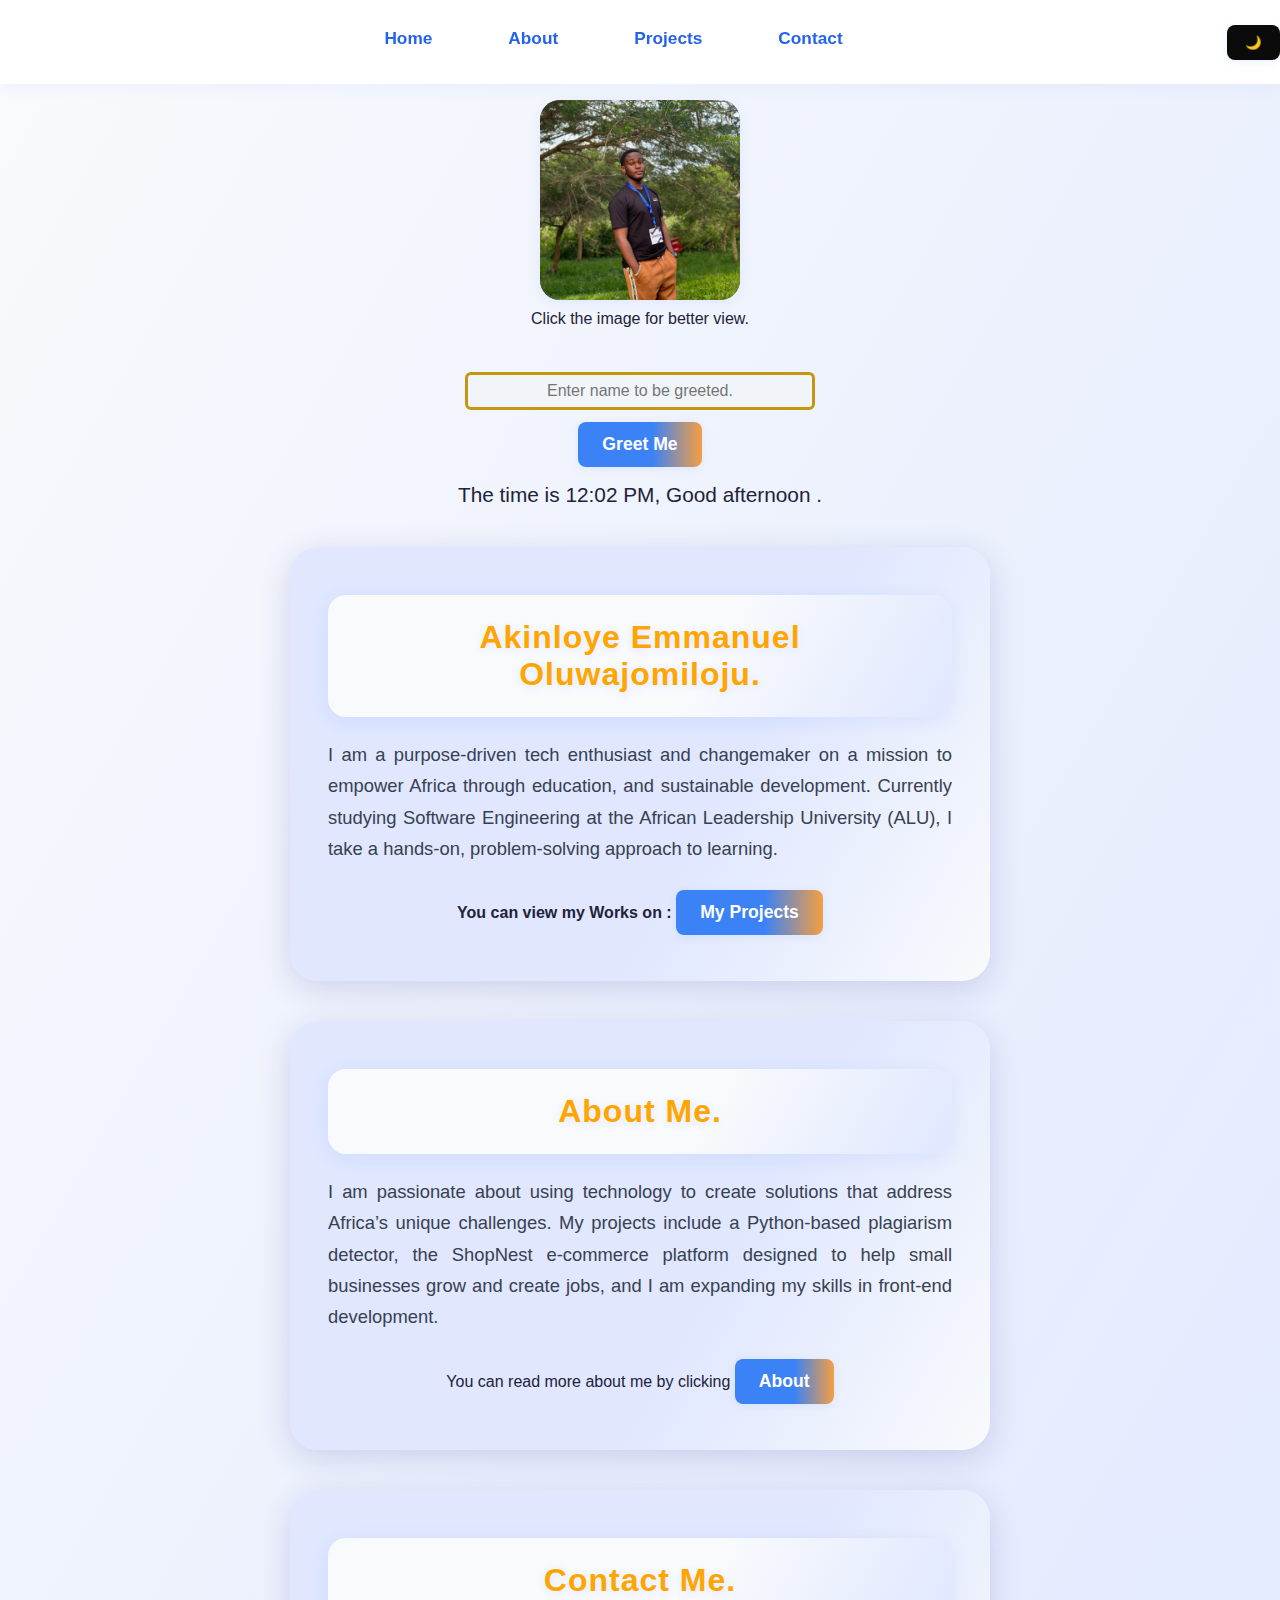
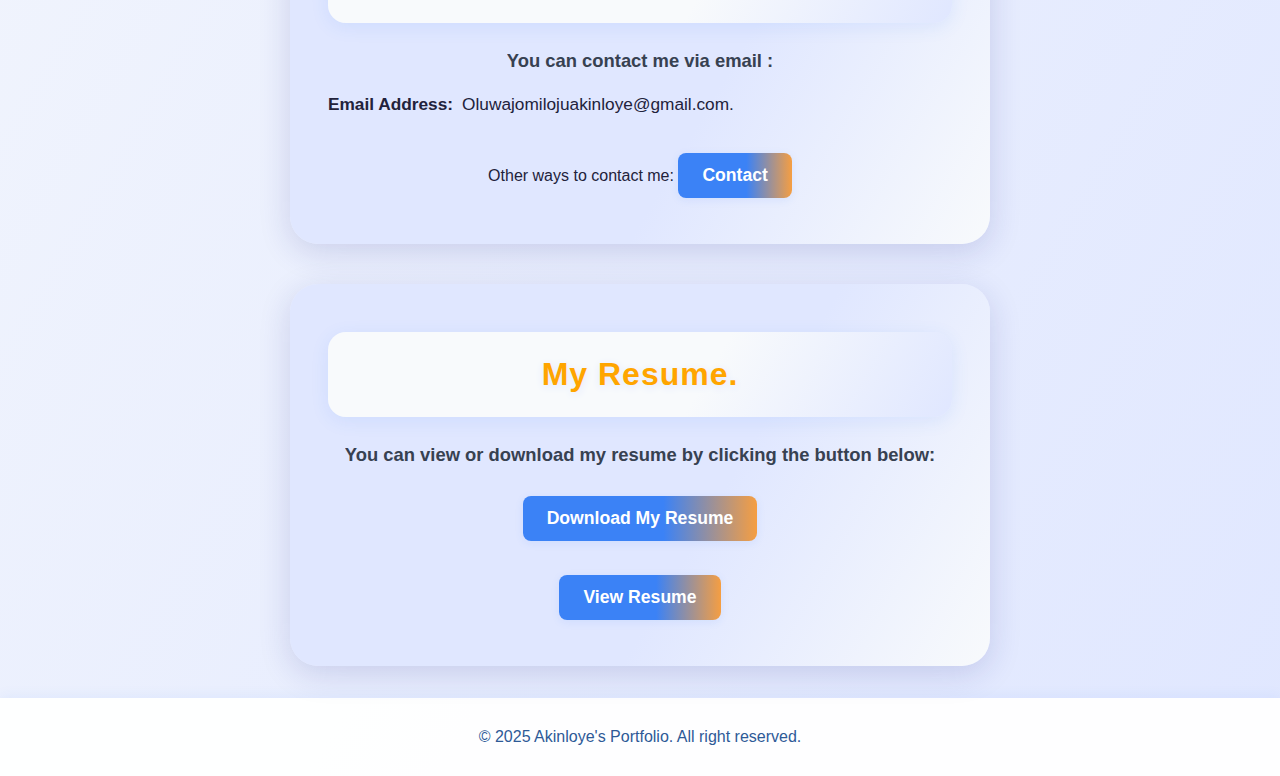
<file: index.html>
<!DOCTYPE html>
<html lang="en">
<head>
    <meta charset="UTF-8">
    <meta name="viewport" content="width=device-width, initial-scale=1.0">
    <title>My portfolio</title>
    <link rel="stylesheet" href="style.css">
    <link rel="icon" href="./portfolio.webp" type="image/jpeg">
</head>
<body>
    
    
<header>
    <navbar class="navbar">
        <a href="index.html">Home</a>
        <a href="about.html">About </a>
        <a href="projects.html">Projects</a>
        <a href="contacts.html">Contact</a>  
    </navbar>

    <div style="display: flex; gap: 4px; align-items: center;">
        <button onclick="toggleDarkMode()" style="z-index:200;border:none;background:#0b0b0c;color:#fff;padding:10px 18px;border-radius:8px;cursor:pointer;box-shadow:0 2px 8px rgba(59,130,246,0.10);font-weight:600;">
            <icon="🌙" >🌙</icon>
        </button>
        
    </div>
    
</header>

<div class="img-container"> 
    <img src="./1000725267.jpg" alt="Profile photo" id="profileImg" style="cursor:pointer;">
</div>
 <p class=" picture_clicker"> Click the image for better view.</p> 


<div id="imgModal" class="modal">
  <span class="close">&times;</span>
  <img class="modal-content" id="modalImg">
</div>

<form id="nameForm" style="text-align:center; margin-bottom: 16px;">
  <input type="text" id="nameInput" placeholder="Enter name to be greeted.">
  <button type="submit" class="btn">Greet Me</button>
</form>

<div id="greeting" style="text-align:center; font-size:1.3em; margin-bottom:18px;"></div>

<div class="about-me1">
    <h1 class="summary1">  Akinloye Emmanuel Oluwajomiloju.</h1>
    <p class="paragraph1">I am a purpose-driven tech enthusiast and changemaker on a mission to empower Africa through education, and sustainable development. Currently studying Software Engineering at the African Leadership University (ALU), I take a hands-on, problem-solving approach to learning.</p>
    <p><strong>You can view my Works on : </strong> <a href="projects.html" class="btn" >My Projects</a> </p>
</div>
<div class="about-me1">
    <h2 class="summary1">About Me.</h2>
    <p class="paragraph2">I am passionate about using technology to create solutions that address Africa’s unique challenges. My projects include a Python-based plagiarism detector, the ShopNest e-commerce platform designed to help small businesses grow and create jobs, and I am expanding my skills in front-end development.</p>
    <p> You can read more about me by clicking <a href="about.html" class="btn">About</a></p>
    
</div>
<div class="about-me1">
    <h2 class="summary1">Contact Me.</h2>
    <p class="paragraph4"> <strong>  You can contact me via email : </strong></p>
    <ul class="contact-list">
        <li><strong>Email Address:</strong> Oluwajomilojuakinloye@gmail.com. 
        </ul>
        <p> Other ways to contact me: <a href="contacts.html" class="btn"> Contact</a></p>
    </div>
</div>
<div class="about-me1">
    <h2 class="summary1">My Resume.</h2>
    <p class="paragraph3"><strong> You can view or download my resume by clicking the button below: </strong></p>
    <a href="Akinloye_Emmanuel_cv.docx - Google Docs.pdf" download class="btn">Download My Resume</a>
    <br>
    <a href="Akinloye_Emmanuel_cv.docx - Google Docs.pdf" target="_blank" class="btn">View Resume</a>
    
</div>
</body>
<div class="bg-visual visual1"></div>
<div class="bg-visual visual2"></div>
<div class="bg-visual visual3"></div>

<footer>
    <p>&copy; 2025 Akinloye's Portfolio. All right reserved.</p>
</footer>
<script src="script.js"></script>
</html>
</file>
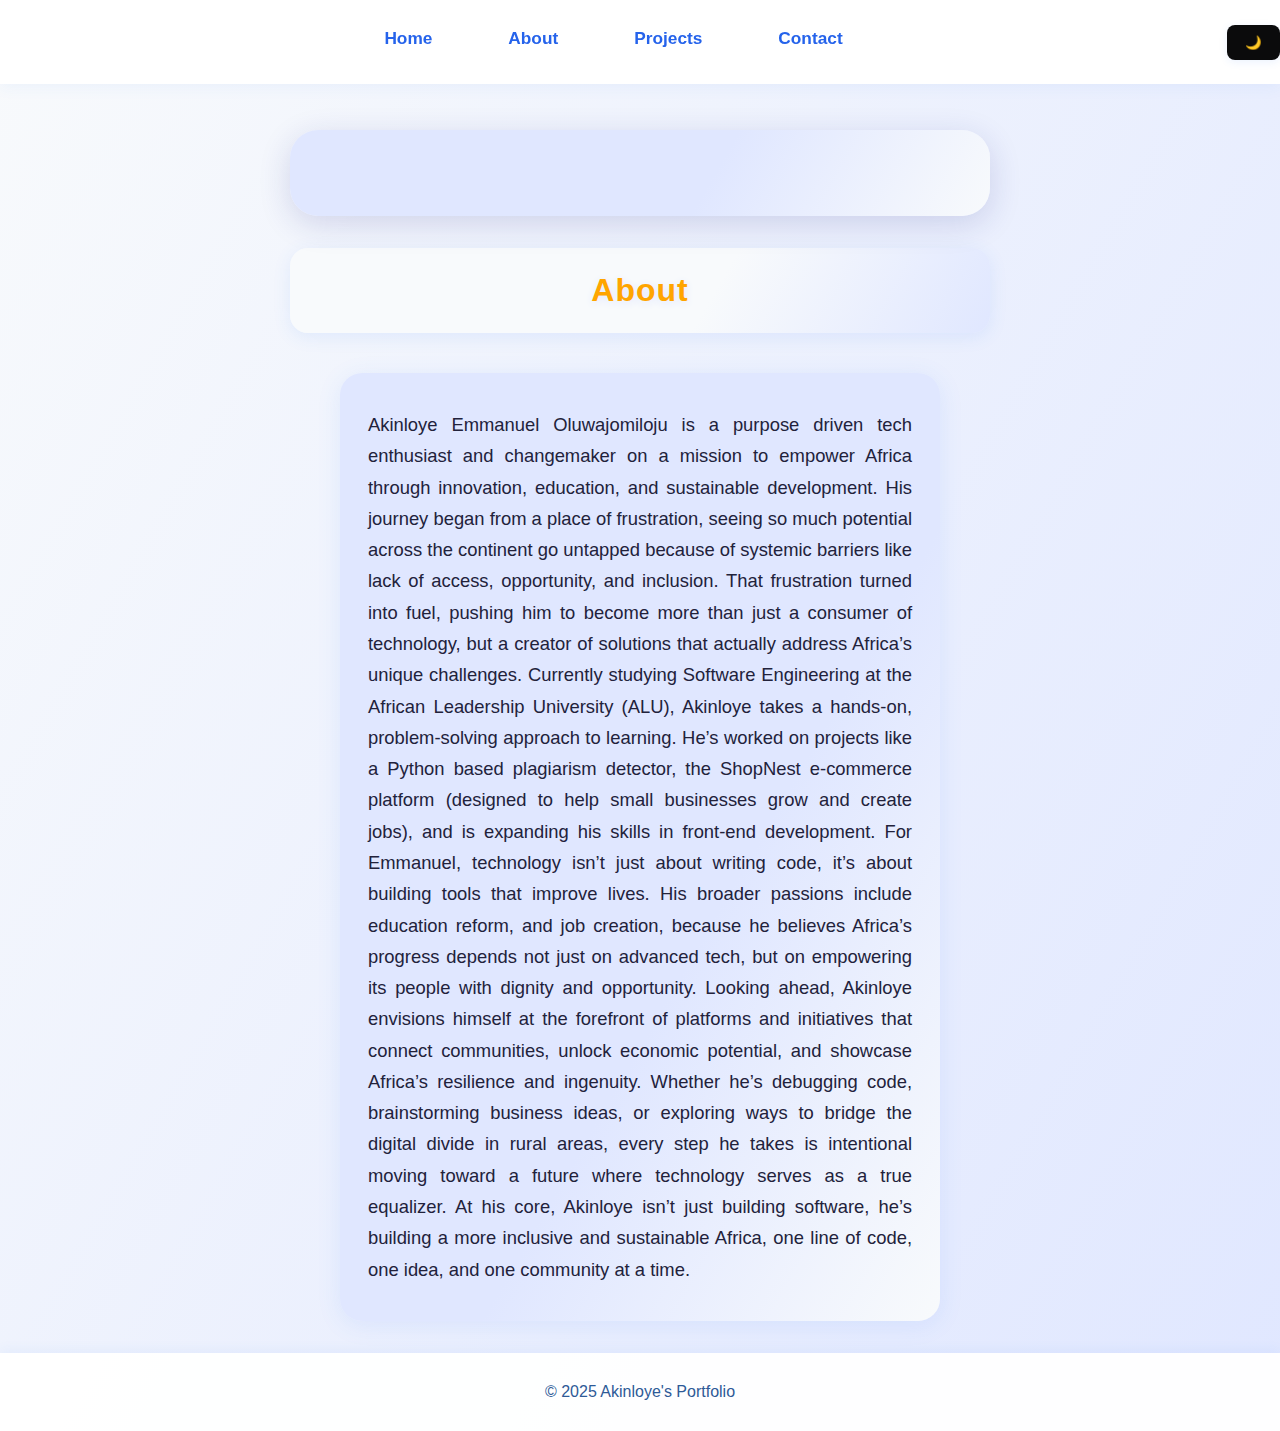
<file: about.html>
<!DOCTYPE html>
<html lang="en">
<head>
    <meta charset="UTF-8">
   <meta name="viewport" content="width=device-width, initial-scale=1.0">
    <title>About me</title>
    <link rel="stylesheet" href="style.css">
    <link rel="icon" href="about me.png" type="image/png">
</head>
<script src="script.js"></script>
<body  class="about-body">
    <div class="about-me">
        

    <header>
   
    <navbar class="navbar">
        <a href="index.html">Home</a>
        <a href="about.html">About </a>
        <a href="projects.html">Projects</a>
        <a href="contacts.html">Contact</a>  
    </navbar>
  
    <div style="display: flex; gap: 4px; align-items: center;">
        <button onclick="toggleDarkMode()" style="z-index:200;border:none;background:#0b0b0c;color:#fff;padding:10px 18px;border-radius:8px;cursor:pointer;box-shadow:0 2px 8px rgba(59,130,246,0.10);font-weight:600;">
            <icon="🌙" >🌙</icon>
        </button>
       
    </div>
    

    </div>
<div class="about-me-content">
    <h1 class="summary1">About</h1>
    <p class="paragraph">Akinloye Emmanuel Oluwajomiloju is a purpose driven tech enthusiast and changemaker on a mission to empower Africa through innovation, education, and sustainable development. His journey began from a place of frustration, seeing so much potential across the continent go untapped because of systemic barriers like lack of access, opportunity, and inclusion. That frustration turned into fuel, pushing him to become more than just a consumer of technology, but a creator of solutions that actually address Africa’s unique challenges.

Currently studying Software Engineering at the African Leadership University (ALU), Akinloye takes a hands-on, problem-solving approach to learning. He’s worked on projects like a Python based plagiarism detector, the ShopNest e-commerce platform (designed to help small businesses grow and create jobs), and is expanding his skills in front-end development. For Emmanuel, technology isn’t just about writing code, it’s about building tools that improve lives. His broader passions include education reform, and job creation, because he believes Africa’s progress depends not just on advanced tech, but on empowering its people with dignity and opportunity.

Looking ahead, Akinloye envisions himself at the forefront of platforms and initiatives that connect communities, unlock economic potential, and showcase Africa’s resilience and ingenuity. Whether he’s debugging code, brainstorming business ideas, or exploring ways to bridge the digital divide in rural areas, every step he takes is intentional moving toward a future where technology serves as a true equalizer.

At his core, Akinloye isn’t just building software, he’s building a more inclusive and sustainable Africa, one line of code, one idea, and one community at a time.


</p>
</div>


</body>
<div class="bg-visual visual1"></div>
<div class="bg-visual visual2"></div>   
<div class="bg-visual visual3"></div>
<footer>
    <p>&copy; 2025 Akinloye's Portfolio</p>
</footer>
</html>
</file>
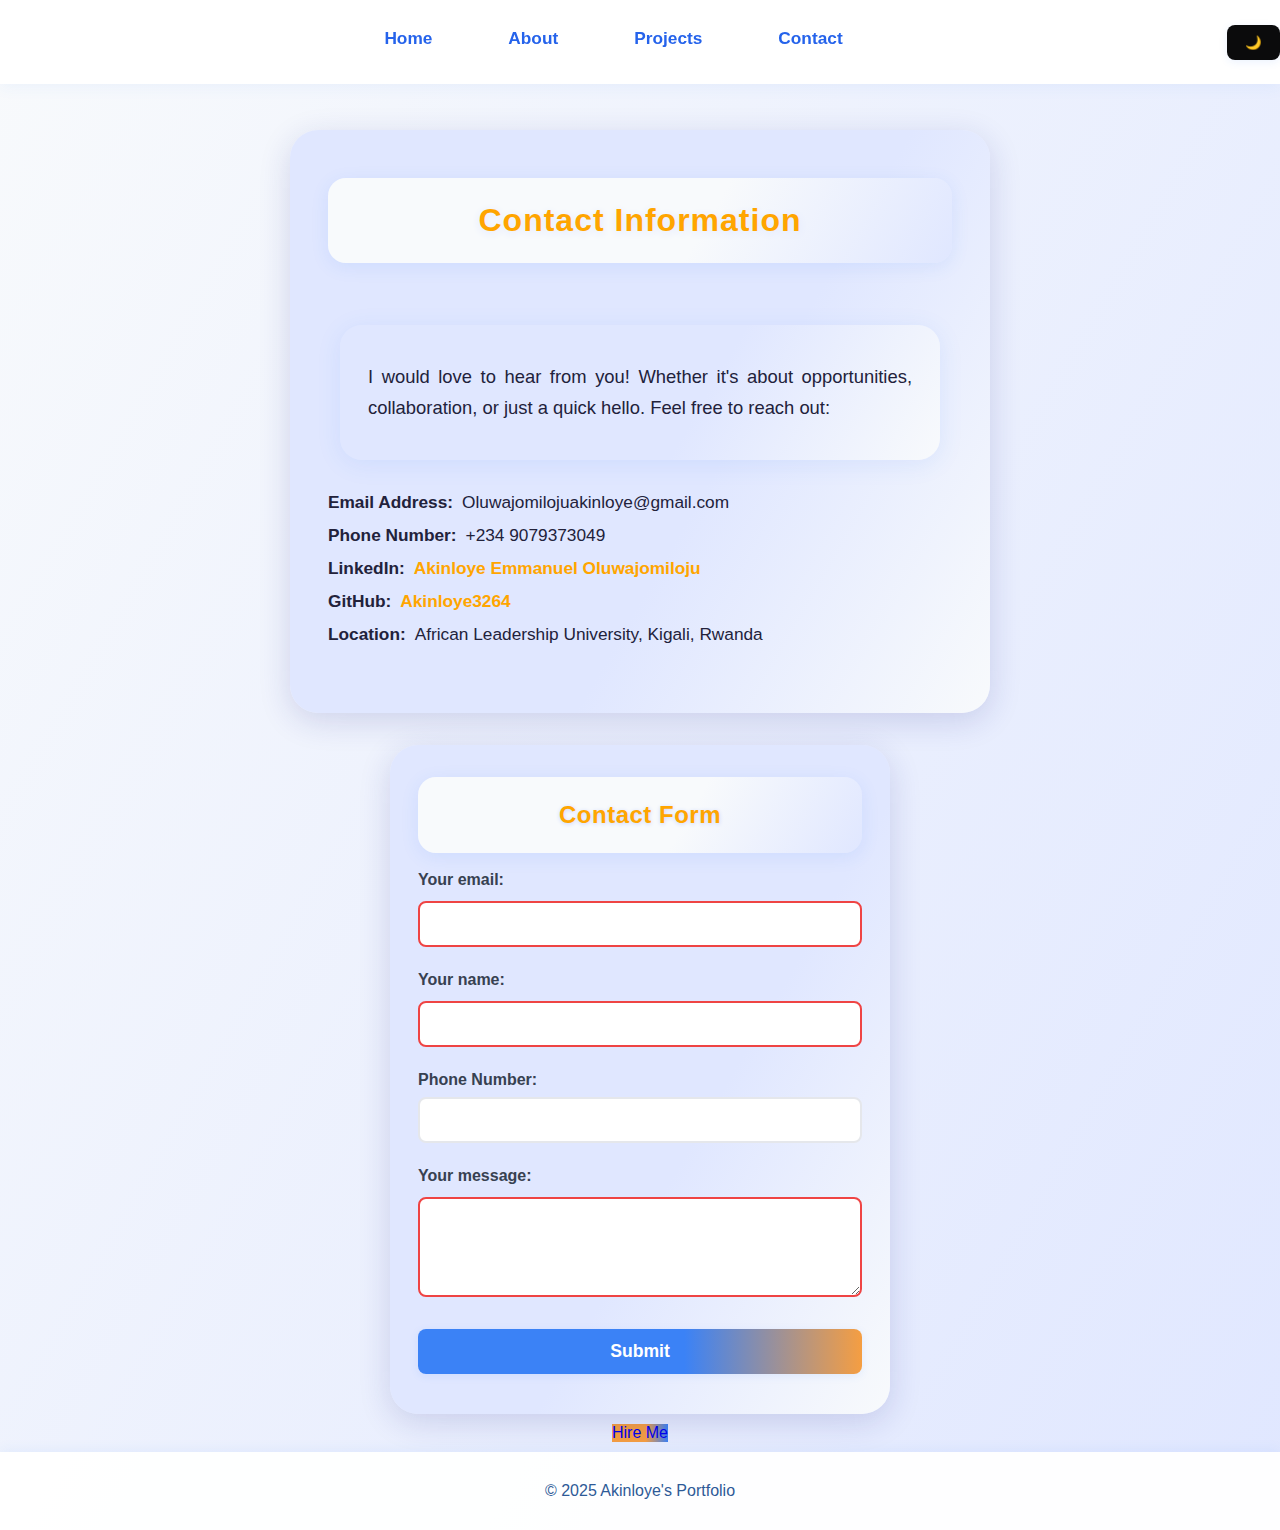
<file: contacts.html>
<!DOCTYPE html>
<html lang="en">
<head>
    <meta charset="UTF-8">
    <meta name="viewport" content="width=device-width, initial-scale=1.0">
    <title>Contact information</title>
    <link rel="stylesheet" href="style.css">
    <link rel="icon" href="contact.jpeg" type="image/jpeg">
</head>
<body>
<div class="container">
   <header>
    <nav class="navbar" aria-label="Main navigation">
        <a href="index.html">Home</a>
        <a href="about.html">About</a>
        <a href="projects.html">Projects</a>
        <a href="contacts.html">Contact</a>  
    </nav>
  
    <div class="darkmode-toggle">
        <button onclick="toggleDarkMode()" class="darkmode-btn" aria-label="Toggle dark mode">
            <span role="img" aria-label="moon">🌙</span>
        </button>
    </div>
</header>

<main>
    <section class="about-me3">
        <h1 class="summary3">Contact Information</h1>
        <p class="paragraph">I would love to hear from you! Whether it's about opportunities, collaboration, or just a quick hello. Feel free to reach out:</p>
        <ul class="contact-list">
            <li><strong>Email Address:</strong> Oluwajomilojuakinloye@gmail.com</li>
            <li><strong>Phone Number:</strong> +234 9079373049</li>
            <li><strong>LinkedIn:</strong> <a href="https://www.linkedin.com/in/akinloye-oluwajomiloju-b92a4132a?utm_source=share&utm_campaign=share_via&utm_content=profile&utm_medium=android_app">Akinloye Emmanuel Oluwajomiloju</a></li>
            <li><strong>GitHub:</strong> <a href="https://github.com/Akinloye3264?tab=repositories">Akinloye3264</a></li>
            <li><strong>Location:</strong> African Leadership University, Kigali, Rwanda</li>
        </ul>
    </section>

    <section class="form-container">
        <h2 class="form-title">Contact Form</h2>
        <form id="contactForm">
            <label for="email">
                Your email:
                <input type="email" id="email" name="email" required>
            </label>
            <label for="name">
                Your name:
                <input type="text" id="name" name="name" required>
            </label>
            <label for="phone">
                Phone Number:
                <input type="tel" id="phone" name="phone">
            </label>
            <label for="message">
                Your message:
                <textarea id="message" name="message" rows="4" required></textarea>
            </label>
            <button type="submit">Submit</button>
        </form>
        
        
        <div id="successMessage" class="success-message" style="display: none;">
            <h3>Message Sent Successfully!</h3>
            <p>Thank you for reaching out. I'll get back to you soon!</p>
        </div>
    </section>

    <section class="Hire">
        <a href="https://hire-form.netlify.app/" target="_blank" class="button">Hire Me</a>
    </section>
</main>
</div>

<div class="bg-visual visual1"></div>
<div class="bg-visual visual2"></div>
<div class="bg-visual visual3"></div>

<footer>
    <p>&copy; 2025 Akinloye's Portfolio</p>
</footer>

<script src="script.js"></script>
</body>
</html>
</file>
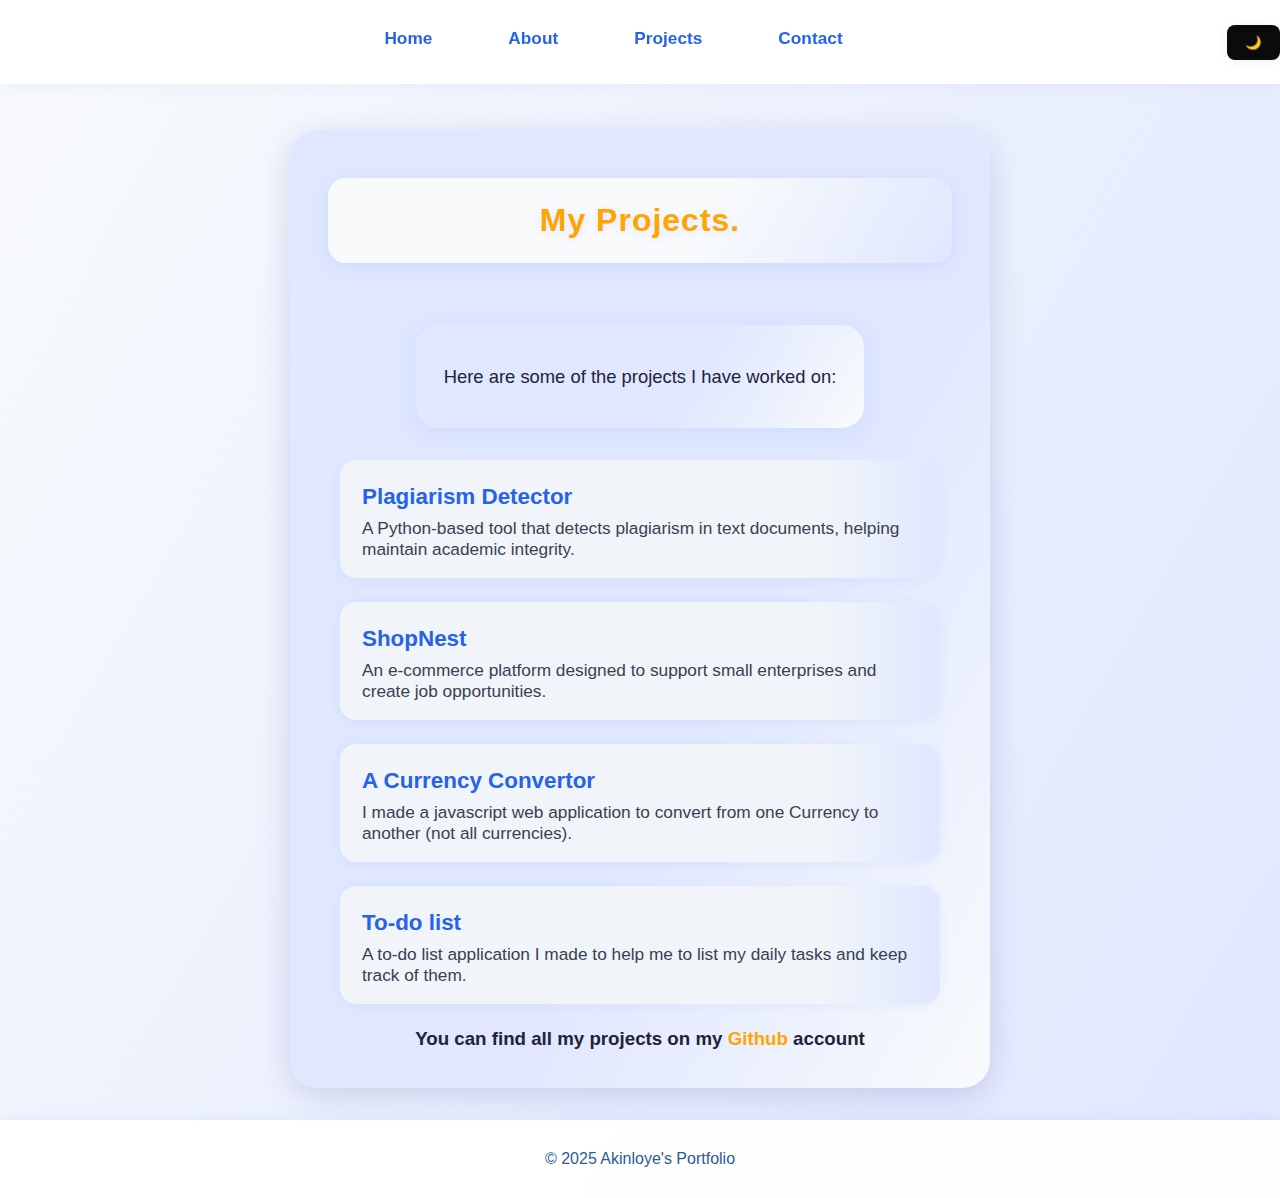
<file: projects.html>
<!DOCTYPE html>
<html lang="en">
<head>
    <meta charset="UTF-8">
   <meta name="viewport" content="width=device-width, initial-scale=1.0">
    <title>My projects</title>
    <link rel="stylesheet" href="style.css">
    <link rel="icon" href="projects.png" type="image/jpeg">
</head>
<script src="script.js"></script>
<body class="about-body2">
    <div class="about-me2">
    
    <header>
    
    <navbar class="navbar">
        <a href="index.html">Home</a>
        <a href="about.html">About </a>
        <a href="projects.html">Projects</a>
        <a href="contacts.html">Contact</a>  
    </navbar>
  
    <div style="display: flex; gap: 4px; align-items: center;">
        <button onclick="toggleDarkMode()" style="z-index:200;border:none;background:#0b0b0c;color:#fff;padding:10px 18px;border-radius:8px;cursor:pointer;box-shadow:0 2px 8px rgba(59,130,246,0.10);font-weight:600;">
            <icon="🌙" >🌙</icon>
        </button>
       
    </div>
   
</header>

    <h1 class="summary2">My Projects.</h1>
    <p class="paragraph">Here are some of the projects I have worked on:</p>
    <ul class="project-list">
        <li>
            <h2>Plagiarism Detector</h2>
            <p>A Python-based tool that detects plagiarism in text documents, helping maintain academic integrity.</p>
        </li>
        <li>
            <h2>ShopNest</h2>
            <p>An e-commerce platform designed to support small enterprises and create job opportunities.</p>
        </li>
        <li>
            <h2>A Currency Convertor</h2>
            <p>I made a javascript web application to convert from one Currency to another (not all currencies).</p>
        </li>
        <li>
            <h2>To-do list</h2>
            <p>A to-do list application I made to help me to list my daily tasks and keep track of them. </p>
        </li>
        
            <h3> <span style="align-self: center;"> You can find all my projects on my  <a href="https://github.com/Akinloye3264?tab=repositories" target="_blank" >Github</a> account</span></h3>
    </ul>
    </div>  
</body>
<div class="bg-visual visual1"></div>
<div class="bg-visual visual2"></div>
<div class="bg-visual visual3"></div>
<footer>
   <p>&copy; 2025 Akinloye's Portfolio</p>
</footer>
</html>
</file>
<file: style.css>
*{
    margin: 0;
    padding: 0;
    box-sizing: border-box;
}

html, body {
    margin: 0;
    padding: 0;
    font-family: 'Segoe UI', 'Arial', sans-serif;
    background: linear-gradient(120deg, #f8fafc 0%, #e0e7ff 100%);
    min-height: 100vh;
    box-sizing: border-box;
    color: #22223b;
    overflow-x: hidden;
    width: 100vw;
}

*, *::before, *::after {
    box-sizing: inherit;
    max-width: 100%;
}

header {
    width: 100%;
    background: rgba(255,255,255,0.97);
    box-shadow: 0 2px 16px 0 rgba(59, 130, 246, 0.07);
    position: fixed;
    top: 0;
    left: 0;
    z-index: 100;
    animation: headerSlideDown 1s cubic-bezier(.68,-0.55,.27,1.55);
    display: flex;
    justify-content: space-between;
    align-items: center;
}

@keyframes headerSlideDown {
    0% { opacity: 0; transform: translateY(-60px);}
    100% { opacity: 1; transform: translateY(0);}
}



.navbar, .navbar2, .navbar3 {
    width: 100%;
    display: flex;
    justify-content: center;
    align-items: center;
    gap: 32px;
    padding: 18px 0;
    background: transparent;
    box-shadow: none;
    border-radius: 0;
    animation: navbarFadeIn 1.2s cubic-bezier(.68,-0.55,.27,1.55);
    max-width: 100vw;
    overflow-x: hidden;
}

@keyframes navbarFadeIn {
    0% { opacity: 0; transform: scale(0.95);}
    100% { opacity: 1; transform: scale(1);}
}

.navbar a, .navbar2 a, .navbar3 a {
    color: #2563eb;
    text-decoration: none;
    font-weight: 600;
    font-size: 1.08em;
    padding: 10px 22px;
    border-radius: 8px;
    transition: background 0.3s, color 0.3s, transform 0.2s;
    position: relative;
    overflow: hidden;
}

.navbar a::after, .navbar2 a::after, .navbar3 a::after {
    content: '';
    display: block;
    height: 3px;
    width: 0;
    background: #f59e42;
    border-radius: 2px;
    transition: width 0.3s;
    margin-top: 4px;
}

.navbar a:hover, .navbar2 a:hover, .navbar3 a:hover {
    background: #f59e42;
    color: #fff;
    transform: scale(1.08) rotate(-2deg);
    box-shadow: 0 2px 12px #f59e4240;
}

.navbar a:hover::after, .navbar2 a:hover::after, .navbar3 a:hover::after {
    width: 100%;
}

body, .main-content {
    padding-top: 90px; 
    padding-bottom: 0; 
    overflow-x: hidden;

}

.about-me1, .about-me2, .about-me3, .form-container, .about-me {
    background: linear-gradient(120deg, #e0e7ff 60%, #f8fafc 100%);
    border-radius: 28px;
    box-shadow: 0 8px 32px 0 rgba(31, 38, 135, 0.16);
    padding: 48px 38px 38px 38px;
    max-width: 700px;
    width: 125vw;
    margin: 40px auto 32px auto;
    position: relative;
    z-index: 2;
    display: flex;
    flex-direction: column;
    align-items: center;
    animation: aboutContainerPop 1.2s cubic-bezier(.68,-0.55,.27,1.55);
    overflow-x: hidden;
}

@keyframes aboutContainerPop {
    0% { opacity: 0; transform: scale(0.85) translateY(60px);}
    60% { opacity: 1; transform: scale(1.05) translateY(-10px);}
    80% { transform: scale(0.98) translateY(4px);}
    100% { opacity: 1; transform: scale(1) translateY(0);}
}

.summary1, .summary2, .summary3, .form-title {
    display: block;
    width: 100%;
    max-width: 700px;
    margin: 0 auto 22px auto;
    background: linear-gradient(120deg, #f8fafc 60%, #e0e7ff 100%);
    border-radius: 18px;
    box-shadow: 0 4px 18px 0 rgba(59, 130, 246, 0.10);
    padding: 24px 28px;
    color: #2563eb;
    font-size: 2em;
    font-weight: 700;
    letter-spacing: 1px;
    text-align: justify;
    text-shadow: 0 2px 8px #e0e7ff;
    animation: summaryPopIn 1.1s cubic-bezier(.68,-0.55,.27,1.55);
    overflow-x: hidden;
   
}

@keyframes summaryPopIn {
    0% { opacity: 0; transform: scale(0.85) translateY(40px);}
    60% { opacity: 1; transform: scale(1.05) translateY(-8px);}
    80% { transform: scale(0.98) translateY(2px);}
    100% { opacity: 1; transform: scale(1) translateY(0);}
}

.paragraph1, .paragraph2, .paragraph3, .paragraph4, .paragraph {
    color: #374151;
    font-size: 1.15em;
    margin-bottom: 18px;
    line-height: 1.7;
    text-align: justify;
    animation: fadeInUp 1.6s;
    overflow-x: hidden;
}

@keyframes fadeInUp {
    from { opacity: 0; transform: translateY(60px);}
    to { opacity: 1; transform: translateY(0);}
}

.btn, button[type="submit"] {
    background: linear-gradient(90deg, #3b82f6 60%, #f59e42 100%);
    color: #fff;
    font-weight: 700;
    border: none;
    border-radius: 8px;
    padding: 12px 24px;
    font-size: 1.1em;
    margin: 8px 0;
    cursor: pointer;
    box-shadow: 0 2px 8px 0 rgba(59, 130, 246, 0.10);
    transition: background 0.2s, transform 0.2s;
    text-decoration: none;
    display: inline-block;
    animation: fadeInUp 1.7s;
}

.btn:hover, button[type="submit"]:hover {
    background: linear-gradient(90deg, #f59e42 60%, #3b82f6 100%);
    transform: translateY(-2px) scale(1.03);
}

.contact-list {
    list-style: none;
    padding: 0;
    margin: 0 0 18px 0;
    width: 100%;
    text-align: justify;
}

.contact-list li {
    margin-bottom: 12px;
    font-size: 1.08em;
    color: #22223b;
    display: flex;
    align-items: center;
    gap: 9px;
   
}

.contact-list a {
    color: orange;
    font-weight: 600;
    text-decoration: none;
    transition: color 0.2s;
}

.contact-list a:hover {
    color: #f59e42;
    text-decoration: underline;
}

.project-list {
    list-style: none;
    padding: 0;
    margin: 0;
    width: 100%;
    display: flex;
    flex-direction: column;
    gap: 24px;
    align-items: center;
    max-width: 100vw;
    overflow-x: hidden;
}

.project-list a{
    text-decoration: none;
    color: orange;
}

.project-list li {
    background: linear-gradient(90deg, #f1f5f9 80%, #e0e7ff 100%);
    border-radius: 16px;
    box-shadow: 0 2px 12px 0 rgba(59, 130, 246, 0.07);
    padding: 24px 22px 18px 22px;
    width: 100%;
    max-width: 600px;
    transition: box-shadow 0.2s, transform 0.2s;
    position: relative;
    animation: cardPopIn 1.2s cubic-bezier(.68,-0.55,.27,1.55);
    overflow-x: hidden;
}

@keyframes cardPopIn {
    0% { opacity: 0; transform: scale(0.85) translateY(40px);}
    60% { opacity: 1; transform: scale(1.05) translateY(-8px);}
    80% { transform: scale(0.98) translateY(2px);}
    100% { opacity: 1; transform: scale(1) translateY(0);}
}

.project-list li:hover {
    box-shadow: 0 8px 32px 0 rgba(59, 130, 246, 0.13);
    transform: translateY(-3px) scale(1.01);
}

.project-list h2 {
    color: #2563eb;
    font-size: 1.4em;
    margin-bottom: 8px;
    margin-top: 0;
}

.project-list p {
    color: #374151;
    font-size: 1.08em;
    margin-bottom: 0;
}

.form-container {
    max-width: 500px;
    padding: 32px 28px;
    margin: 32px auto 0 auto;
    align-items: center;
    animation: aboutContainerPop 1.2s cubic-bezier(.68,-0.55,.27,1.55);
    overflow-x: hidden;
}

.form-title {
    color: orange;
    font-size: 1.5em;
    font-weight: 700;
    margin-bottom: 18px;
    letter-spacing: 0.5px;
    text-shadow: 0 1px 4px #c7d2fe;
    overflow-x: hidden;
    text-align: center;
}

form {
    width: 100%;
    display: flex;
    flex-direction: column;
    gap: 16px;
    animation: fadeInUp 1.5s;
}

form label {
    font-weight: 500;
    color: #374151;
    margin-bottom: 4px;
    display: flex;
    flex-direction: column;
    font-size: 1em;
}

form input[type="email"],
form input[type="text"],
form textarea {
    padding: 10px 12px;
    border: 1.5px solid #c7d2fe;
    border-radius: 8px;
    font-size: 1em;
    margin-top: 4px;
    background: #f1f5f9;
    transition: border 0.2s, box-shadow 0.2s;
    outline: none;
}

form input:focus,
form textarea:focus {
    border: 1.5px solid #3b82f6;
    box-shadow: 0 0 0 2px #93c5fd;
}

form textarea {
    resize: vertical;
    min-height: 80px;
    font-family: inherit;
}

.cards-container {
    display: flex;
    flex-wrap: wrap;
    gap: 32px;
    justify-content: center;
    align-items: center;
    margin-top: 0;
    min-height: 60vh;
    animation: cardsFadeIn 1.2s cubic-bezier(.68,-0.55,.27,1.55);
    max-width: 100vw;
    overflow-x: hidden;
}

@keyframes cardsFadeIn {
    0% { opacity: 0; transform: scale(0.9) translateY(60px);}
    100% { opacity: 1; transform: scale(1) translateY(0);}
}

.card {
    background: linear-gradient(120deg, #e0e7ff 60%, #f8fafc 100%);
    border-radius: 24px;
    box-shadow: 0 8px 32px 0 rgba(31, 38, 135, 0.13);
    padding: 36px 28px;
    max-width: 320px;
    min-width: 260px;
    min-height: 180px;
    display: flex;
    flex-direction: column;
    align-items: center;
    justify-content: center;
    transition: box-shadow 0.3s, transform 0.2s;
    animation: cardPopIn 1.2s cubic-bezier(.68,-0.55,.27,1.55);
    overflow-x:hidden;
}

.card:hover {
    box-shadow: 0 16px 48px 0 rgba(31, 38, 135, 0.18);
    transform: translateY(-6px) scale(1.03);
}

footer {
    margin-top: auto;
    width: 100%;
   position: static;
    background: rgba(255, 255, 255, 0.95);
    text-align: center;
    color: #2e5a97;
    font-size: 1em;
    padding: 30px 0;
    box-shadow: 0 -2px 12px 0 rgba(59, 130, 246, 0.07);
    animation: fadeInUp 1.7s;
    z-index: 1000;
}

@media (max-width: 1100px) {
    .about-me1, .about-me2, .about-me3, .about-me, .form-container {
        max-width: 90vw;
        padding: 32px 18px;
    }

    @media (max-width:768px) {
        header{
            display: flex;
            flex-wrap: wrap;
            margin-right: 20px;
            padding: 2px;
        }
        
    }

    .form-container {
        max-width: 90vw;
        padding: 24px 10px;
    }
    .navbar, .navbar2, .navbar3 {
        gap: 18px;
        padding: 10px 16px;
    }
}

@media (max-width: 900px) {
    .cards-container {
        gap: 18px;
    }
    .navbar, .navbar2, .navbar3 {
        gap: 18px;
        padding: 10px 8px;
        font-size: 1em;
    }
    body, .main-content {
        padding-top: 110px; 
    }
}

@media (max-width: 700px) {
    .about-me1, .about-me2, .about-me3, .about-me {
        padding: 18px 6px;
        max-width: 98vw;
        margin: 18px 0;
    }
    .summary1, .summary2, .summary3, .form-title {
        font-size: 1.3em;
    }
    .form-container {
        padding: 12px 4px;
        max-width: 98vw;
    }
    .navbar, .navbar2, .navbar3 {
        gap: 10px;
        padding: 8px 10px;
        font-size: 0.98em;
        flex-wrap: wrap;
    }
    .project-list li {
        padding: 14px 8px 10px 8px;
    }
    .cards-container {
        flex-direction: column;
        gap: 16px;
    }
    .card {
        min-width: 90vw;
        max-width: 98vw;
    }
    body, .main-content {
        padding-top: 120px; 
    }
}

@media (max-width: 600px) {
    .navbar, .navbar2, .navbar3 {
        flex-direction: column;
        align-items: flex-end;
        gap: 8px;
        padding: 6px 6px;
        border-radius: 12px;
        box-shadow: 0 2px 8px 0 rgba(59, 130, 246, 0.10);
        display: block;
    }
    .navbar a, .navbar2 a, .navbar3 a {
        padding: 7px 12px;
        font-size: 0.98em;
        width: 100%;
        text-align: right;
    }
    .about-me1, .about-me2, .about-me3, .about-me, .form-container {
        padding: 10px 2vw;
        margin: 10px 0;
        border-radius: 12px;
    }
    .summary1, .summary2, .summary3, .form-title {
        font-size: 1.1em;
    }
    .project-list li {
        padding: 10px 4px 8px 4px;
        font-size: 0.98em;
    }
    .form-title {
        font-size: 1em;
    }
    body, .main-content {
        padding-top: 200px; 
    }
    .navbar{
        display: block;
    }
    .toggleNavbarBtn{
        display: block;
    }
}

@media (max-width: 500px) {
    body, .main-content {
        padding-top: 220px; 
    }
}

@media (max-width: 400px) {
    body, .main-content {
        padding-top: 240px; 
    }
}

@media (max-width: 300px) {
    body, .main-content {
        padding-top: 260px; 
    }
}   
@media (max-width: 200px) {
    body, .main-content {
        padding-top: 280px; 
    }
}


    

.phone-navbar{
    display: flex;
    flex-direction: column;
    position:absolute;
    top: 80px;
    right: 3px;
}

.phone-navbar a {
    color: rgb(82, 82, 82);
    text-decoration: none;
}

.homepage{
    text-decoration: none;
    color: #5d6268;
}

.summary1{
    text-align: center;
    color: orange;
}
.summary2{
    text-align: center;
    color: orange;
}
.summary3{
    text-align: center;
    color: orange;
}   

.dark-mode {
    background: linear-gradient(135deg, #000000, #343740); 
    color: #f3f4f6 ;
}

.dark-mode header,
.dark-mode footer {
    background: #23272f ;
    color: #bfc9d1 ;
    box-shadow: 0 2px 16px 0 rgba(20, 20, 20, 0.15);
}

.toggleNavbarBtn{
    display: none;
}

.dark-mode .navbar,
.dark-mode .navbar2,
.dark-mode .navbar3 {
    background: transparent ;
}

.dark-mode .navbar a,
.dark-mode .navbar2 a,
.dark-mode .navbar3 a {
    color: #f3f4f6 ;
    background: transparent ;
    transition: color 0.2s;
}

.dark-mode .navbar a:hover,
.dark-mode .navbar2 a:hover,
.dark-mode .navbar3 a:hover {
    background: #2563eb ;
    color: #fff ;
    box-shadow: 0 2px 12px #2563eb40;
}

.dark-mode .about-me1,
.dark-mode .about-me2,
.dark-mode .about-me3,
.dark-mode .about-me,
.dark-mode .form-container,
.dark-mode .card,
.dark-mode .project-list li {
    background: linear-gradient(120deg, #23272f 60%, #181a1b 100%) ;
    color: #f3f4f6 ;
    box-shadow: 0 8px 32px 0 rgba(20, 20, 20, 0.18);
}

.dark-mode .summary1,
.dark-mode .summary2,
.dark-mode .summary3,
.dark-mode .form-title {
    background: #23272f ;
    color: #cf9f26 ;
    text-shadow: 0 2px 8px #181a1b80;
}

.dark-mode .paragraph1,
.dark-mode .paragraph2,
.dark-mode .paragraph3,
.dark-mode .paragraph4,
.dark-mode .paragraph,
.dark-mode .card h2,
.dark-mode .card h3,
.dark-mode .card h4,
.dark-mode .card p,
.dark-mode .card li,
.dark-mode .project-list h2,
.dark-mode .project-list p,
.dark-mode .contact-list li {
    color: #f3f4f6 ;
    text-shadow: 0 1px 8px #181a1b40;
}

.modal {
  display: none; 
  position: fixed; 
  z-index: 2000; 
  padding-top: 60px; 
  left: 0;
  top: 0;
  width: 100vw; 
  height: 100vh; 
  overflow: auto; 
  background-color: rgba(0,0,0,0.8); 
}

.modal-content {
  margin: auto;
  display: block;
  max-width: 90vw;
  max-height: 80vh;
  border-radius: 12px;
  box-shadow: 0 4px 32px #000a;
}

.close {
  position: absolute;
  top: 30px;
  right: 40px;
  color: #fff;
  font-size: 40px;
  font-weight: bold;
  cursor: pointer;
  z-index: 2100;
}

.dark-mode .btn,
.dark-mode button[type="submit"] {
    background: linear-gradient(90deg, #2563eb 60%, #f59e42 100%) ;
    color: #fff ;
}
.dark-mode .btn:hover,
.dark-mode button[type="submit"]:hover {
    background: linear-gradient(90deg, #f59e42 60%, #2563eb 100%) ;
}
.dark-mode form label {
    color: #bfc9d1 ;
}
.dark-mode form input[type="email"],
.dark-mode form input[type="text"],
.dark-mode form textarea {
    background: #23272f ;
    color: #f3f4f6 ;
    border: 1.5px solid #374151 ;
}
.dark-mode form input:focus,
.dark-mode form textarea:focus {
    border: 1.5px solid #2563eb ;
    box-shadow: 0 0 0 2px #2563eb55;
}
.dark-mode form input::placeholder,
.dark-mode form textarea::placeholder {
    color: #bfc9d1 ;
}
.dark-mode .img-container img {
    filter: brightness(0.85) contrast(1.1);
}
.dark-mode .paragraph{
    background: linear-gradient(120deg, #23272f 60%, #181a1b 100%) ;
    color: #f3f4f6 ;
    box-shadow: 0 4px 24px 0 rgba(20, 20, 20, 0.10);
    padding: 36px 28px;
    max-width: 600px;
    margin: 40px auto 32px auto;
}
.img-container {
  width: 200px;        
  height: 200px;      
  margin: 10px auto;
  border-radius: 20px;
  overflow: hidden;     
  box-shadow: 0 2px 12px #e0e7ff;
  background: #5c5c5c;
  display: flex;
  align-items: center;
  justify-content: center;
  max-width: 100vw;
}

.picture_clicker{
    text-align: center;
    margin-bottom: 40px;
    font-weight: 500;
}
.paragraph {
    background: linear-gradient(120deg, #e0e7ff 60%, #f8fafc 100%);
    border-radius: 22px;
    box-shadow: 0 4px 24px 0 rgba(59, 130, 246, 0.10);
    padding: 36px 28px;
    max-width: 600px;
    margin: 40px auto 32px auto;
    color: #22223b;
    font-size: 1.15em;
    line-height: 1.7;
    text-align: justify;
    animation: aboutContainerPop 1.2s cubic-bezier(.68,-0.55,.27,1.55);
    overflow-x: hidden;
}
@media (max-width: 700px) {
  .paragraph {
    padding: 18px 4vw;
    max-width: 98vw;
    margin: 18px 0;
    font-size: 1em;
  }
  .img-container {
    width: 140px;
    height: 140px;
    padding-top: 10px;
    margin-bottom: 14px;
  }
}
@media (max-width: 500px) {
  .paragraph {
    padding: 10px 2vw;
    max-width: 99vw;
    font-size: 0.98em;
  }
  .img-container {
    width: 100px;
    height: 100px;
    padding-top: 4px;
    margin-bottom: 8px;
  }
}
@media (max-width: 350px) {
  .paragraph {
    padding: 4px 1vw;
    font-size: 0.92em;
  }
  .img-container {
    width: 70px;
    height: 70px;
    padding-top: 2px;
    margin-bottom: 4px;
  }
}
.Hire {
    display: flex;
    justify-content: center;
    align-items: center;
    width: 100%;
    margin: 10px 0;
}
.Hire a {
    background: linear-gradient(90deg, #f59e42 60%, #3b82f6 100%);
    text-decoration: none;
    position: static;
    left: unset;
}

#nameForm {
    display: flex;
    flex-direction: column;
    align-items: center;
    gap: 12px;
    margin-bottom: 40px;
}

#nameInput {
    min-width: 220px;
    max-width: 350px;
    width: 60%;
    padding: 7px;
    border-radius: 6px;
    border: 3px solid #c5970c;
    box-sizing: border-box;
    text-align: center;
    font-size: 1em;
}

#nameForm .btn {
    display: block;
    margin: 0 auto;
}

/* Container for responsive layout */
.container {
    max-width: 1200px;
    margin: 0 auto;
    padding: 0 20px;
}

/* Dark mode toggle button */
.darkmode-toggle {
    display: flex;
    gap: 4px;
    align-items: center;
}

.darkmode-btn {
    z-index: 200;
    border: none;
    background: #0b0b0c;
    color: #fff;
    padding: 10px 18px;
    border-radius: 8px;
    cursor: pointer;
    box-shadow: 0 2px 8px rgba(59,130,246,0.10);
    font-weight: 600;
    transition: all 0.3s ease;
}

.darkmode-btn:hover {
    background: #1a1a1c;
    transform: translateY(-2px);
    box-shadow: 0 4px 12px rgba(59,130,246,0.20);
}

/* Success message styling */
.success-message {
    background: linear-gradient(120deg, #d1fae5 60%, #ecfdf5 100%);
    border: 2px solid #10b981;
    border-radius: 18px;
    padding: 32px;
    text-align: center;
    margin-top: 24px;
    animation: successPopIn 0.6s cubic-bezier(.68,-0.55,.27,1.55);
}

.success-message h3 {
    color: #065f46;
    font-size: 1.8em;
    margin-bottom: 12px;
    font-weight: 700;
}

.success-message p {
    color: #047857;
    font-size: 1.1em;
    line-height: 1.6;
}

@keyframes successPopIn {
    0% { opacity: 0; transform: scale(0.8) translateY(20px); }
    100% { opacity: 1; transform: scale(1) translateY(0); }
}

/* Dark mode success message */
.dark-mode .success-message {
    background: linear-gradient(120deg, #064e3b 60%, #065f46 100%);
    border-color: #10b981;
}

.dark-mode .success-message h3 {
    color: #d1fae5;
}

.dark-mode .success-message p {
    color: #a7f3d0;
}

/* Improved form styling */
#contactForm {
    display: flex;
    flex-direction: column;
    gap: 20px;
    width: 100%;
}

#contactForm label {
    display: flex;
    flex-direction: column;
    gap: 8px;
    font-weight: 600;
    color: #374151;
}

#contactForm input,
#contactForm textarea {
    padding: 12px 16px;
    border: 2px solid #e5e7eb;
    border-radius: 8px;
    font-size: 1em;
    transition: border-color 0.3s, box-shadow 0.3s;
    background: #fff;
}

#contactForm input:focus,
#contactForm textarea:focus {
    outline: none;
    border-color: #3b82f6;
    box-shadow: 0 0 0 3px rgba(59, 130, 246, 0.1);
}

#contactForm input:invalid,
#contactForm textarea:invalid {
    border-color: #ef4444;
}

/* Dark mode form styling */
.dark-mode #contactForm label {
    color: #d1d5db;
}

.dark-mode #contactForm input,
.dark-mode #contactForm textarea {
    background: #374151;
    border-color: #4b5563;
    color: #f9fafb;
}

.dark-mode #contactForm input:focus,
.dark-mode #contactForm textarea:focus {
    border-color: #60a5fa;
    box-shadow: 0 0 0 3px rgba(96, 165, 250, 0.1);
}

.dark-mode #contactForm input::placeholder,
.dark-mode #contactForm textarea::placeholder {
    color: #9ca3af;
}

/* Profile image styling */
.profile-img {
    cursor: pointer;
    transition: transform 0.3s ease;
}

.profile-img:hover {
    transform: scale(1.05);
}

/* Social links styling */
.social-section {
    text-align: center;
}

.social-links {
    display: flex;
    justify-content: center;
    gap: 20px;
    margin-top: 20px;
}

.social-icon {
    display: inline-block;
    padding: 12px;
    background: #fff;
    border-radius: 12px;
    box-shadow: 0 4px 12px rgba(0, 0, 0, 0.1);
    transition: all 0.3s ease;
    text-decoration: none;
}

.social-icon:hover {
    transform: translateY(-4px);
    box-shadow: 0 8px 20px rgba(0, 0, 0, 0.15);
}

.dark-mode .social-icon {
    background: #374151;
    box-shadow: 0 4px 12px rgba(0, 0, 0, 0.3);
}

.dark-mode .social-icon:hover {
    box-shadow: 0 8px 20px rgba(0, 0, 0, 0.4);
}
</file>
